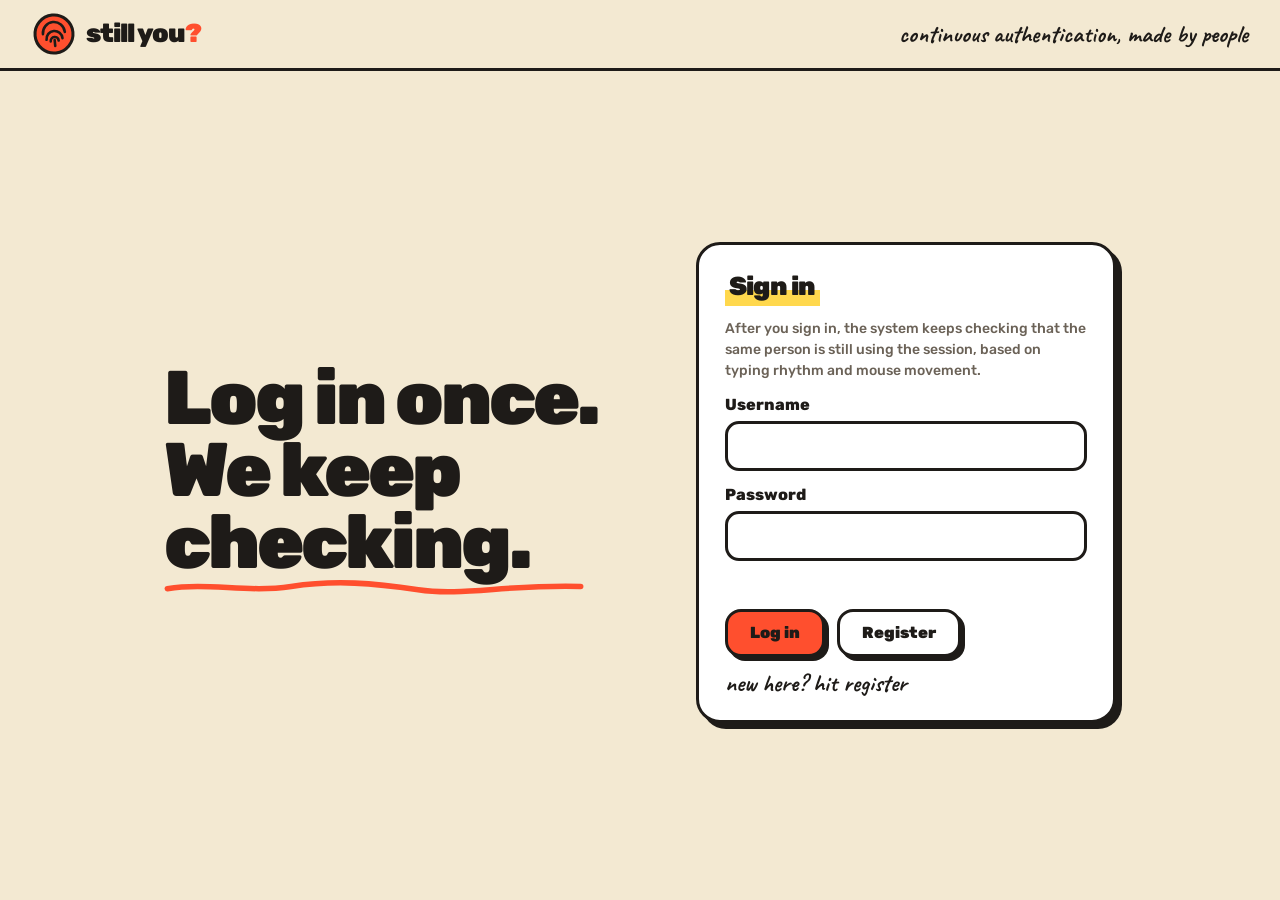
<file: frontend/index.html>
<!doctype html>
<html lang="en">
<head>
<meta charset="utf-8"><meta name="viewport" content="width=device-width, initial-scale=1">
<title>still you? — Sign in</title>
<link rel="preconnect" href="https://fonts.googleapis.com">
<link href="https://fonts.googleapis.com/css2?family=Rubik:wght@500;700;800;900&family=Caveat:wght@700&display=swap" rel="stylesheet">
<link rel="stylesheet" href="style.css">
</head>
<body class="fit">
<header><a class="logo" href="index.html"><svg width="44" height="44" viewBox="0 0 44 44" aria-hidden="true"><circle cx="22" cy="22" r="19" fill="#FF4F2E" stroke="#1E1B18" stroke-width="3"/><path d="M11 21a11 11 0 0 1 22 0M14 27a8 8 0 0 1 16 0M18 29a4 4 0 0 1 8 0M22 28v6" fill="none" stroke="#1E1B18" stroke-width="2.6" stroke-linecap="round"/></svg><b>still you<span>?</span></b></a><h1></h1><span class="hand">continuous authentication, made by people</span></header>
<main class="signin">
  <div>
    <p class="hero">Log in once.<br>We keep checking.</p>
    <svg aria-hidden="true" width="100%" height="18" style="max-width:420px" viewBox="0 0 760 30"><path d="M6 18 C 80 6, 150 26, 230 14 S 380 8, 460 20 S 620 10, 754 14" stroke="#FF4F2E" stroke-width="10" fill="none" stroke-linecap="round"/></svg>
  </div>
  <form class="card stack" id="form">
    <h2>Sign in</h2>
    <p class="muted" style="margin:0">After you sign in, the system keeps checking that the same person is still using the session, based on typing rhythm and mouse movement.</p>
    <label>Username <input id="u" autocomplete="username" required></label>
    <label>Password <input id="p" type="password" autocomplete="current-password" required></label>
    <p class="error" id="err" role="alert" style="margin:0"></p>
    <div class="row">
      <button type="submit">Log in</button>
      <button type="button" class="secondary" id="reg">Register</button>
      <span class="hand">new here? hit register</span>
    </div>
  </form>
</main>
<script>
const $ = id => document.getElementById(id);
const body = () => JSON.stringify({ username: $('u').value, password: $('p').value });
const post = (url) => fetch(url, { method: 'POST', headers: { 'Content-Type': 'application/json' }, body: body() });
const err = async r => { const j = await r.json(); return typeof j.detail === 'string' ? j.detail : 'Username: 3+ letters/digits, password: 6+ characters'; };

async function login() {
  const r = await post('/api/login');
  if (!r.ok) return $('err').textContent = await err(r);
  localStorage.token = (await r.json()).token;
  location.href = 'app.html';
}
$('form').onsubmit = e => { e.preventDefault(); login(); };
$('reg').onclick = async () => {
  const r = await post('/api/register');
  if (!r.ok) return $('err').textContent = await err(r);
  login();
};
</script>
</body>
</html>
</file>
<file: frontend/style.css>
/* "still you?" — hand-made zine look: kraft paper, ink marker, stickers with hard shadows */
:root { --bg:#F3E9D2; --card:#fff; --ink:#1E1B18; --muted:#6B6257; --line:#1E1B18;
  --ok:#7FE0B5; --warn:#FFD84D; --bad:#FF4F2E; --accent:#FF4F2E; --butter:#FFD84D; --mint:#7FE0B5; --sky:#8EC9FF;
  --hand:Caveat, cursive; }
* { box-sizing: border-box; }
body { margin:0; font:500 16px/1.5 Rubik, system-ui, sans-serif; background:var(--bg); color:var(--ink); }
a { color:var(--ink); font-weight:800; text-decoration-thickness:3px; text-underline-offset:4px; }
a:hover { text-decoration-color:var(--accent); }

header { display:flex; flex-wrap:wrap; align-items:center; gap:12px 16px; padding:16px 32px; border-bottom:3px solid var(--ink); }
header h1 { font-size:18px; font-weight:900; margin:0; flex:1; letter-spacing:-0.01em; }
.logo { display:inline-flex; align-items:center; gap:10px; text-decoration:none; }
.logo svg { flex:none; transform:rotate(-6deg); }
.logo b { font-size:26px; font-weight:900; letter-spacing:-0.04em; line-height:1; }
.logo b span { color:var(--accent); }
.hand { font-family:var(--hand); font-weight:700; font-size:24px; line-height:1.2; }

main { max-width:1040px; margin:36px auto; padding:0 20px; display:grid; gap:28px; }
.card { background:var(--card); border:3px solid var(--ink); border-radius:24px; padding:22px 26px; box-shadow:6px 6px 0 var(--ink); }
.card h2 { display:inline; font-size:26px; font-weight:900; letter-spacing:-0.03em; margin:0;
  background:linear-gradient(transparent 58%, var(--butter) 58%); padding:0 4px; }
.card h2 + * { margin-top:12px; }
.muted { color:var(--muted); font-size:14px; }

input, textarea, button { font:inherit; }
input, textarea { width:100%; padding:10px 12px; border:3px solid var(--ink); border-radius:14px; background:#fff; color:var(--ink); }
input:focus-visible, textarea:focus-visible, button:focus-visible, a:focus-visible { outline:3px solid var(--sky); outline-offset:2px; }
textarea { min-height:120px; resize:vertical; }
label { font-weight:800; }
button { min-height:48px; padding:0 22px; border:3px solid var(--ink); border-radius:16px; background:var(--accent); color:var(--ink);
  font-weight:900; cursor:pointer; box-shadow:4px 4px 0 var(--ink); transition:transform .08s, box-shadow .08s; }
button:active:not(:disabled) { transform:translate(4px, 4px); box-shadow:0 0 0 var(--ink); } /* pressed: shadow goes */
button.secondary { background:#fff; }
button:disabled { opacity:.5; cursor:not-allowed; }
.row { display:flex; flex-wrap:wrap; gap:12px; align-items:center; }

.chip { display:inline-block; padding:4px 12px; border:3px solid var(--ink); border-radius:12px; font-size:14px; font-weight:900;
  background:var(--butter); box-shadow:3px 3px 0 var(--ink); transform:rotate(-2deg); }
.chip:nth-of-type(2n) { background:var(--mint); transform:rotate(2deg); }
.chip.locked { background:var(--accent); }

.bar { height:22px; background:var(--bg); border:3px solid var(--ink); border-radius:12px; overflow:hidden; }
.bar > div { height:100%; width:0; background:var(--ok); border-right:3px solid var(--ink); transition:width .4s, background .4s; }

table { width:100%; border-collapse:collapse; }
th, td { text-align:left; padding:8px; border-bottom:2px dashed var(--ink); font-size:14px; }
th { font-weight:900; border-bottom-style:solid; }
.error { color:#C2290F; font-weight:800; min-height:1.5em; }

.chart-legend { display:flex; flex-wrap:wrap; gap:6px 18px; font-size:14px; margin-bottom:4px; }
.chart-legend i { display:inline-block; width:14px; height:14px; border:2px solid var(--ink); border-radius:4px; margin-right:6px; vertical-align:-2px; }
.chart-plot { position:relative; }
.chart-tip { position:absolute; pointer-events:none; background:#fff; color:var(--ink); font-size:13px; line-height:1.45;
  padding:8px 11px; border:3px solid var(--ink); border-radius:12px; box-shadow:4px 4px 0 var(--ink); min-width:150px; }
details summary { cursor:pointer; margin-top:8px; }
details table { margin-top:6px; }

/* one-screen layouts: the page never scrolls, zones keep fixed slots so updates don't push content around */
[hidden] { display:none !important; }
body.fit { height:100dvh; overflow:hidden; display:flex; flex-direction:column; }
body.fit > header { flex:none; padding-top:12px; padding-bottom:12px; }
body.fit > main { flex:1; min-height:0; width:100%; margin:0 auto; padding:20px 24px 26px; }
.stack { display:flex; flex-direction:column; gap:12px; }
.stack > h2 { align-self:flex-start; }
.stack > h2 + * { margin-top:0; }
label input { margin-top:4px; }

.signin { max-width:1000px; display:grid; grid-template-columns:minmax(0,1fr) minmax(0,420px); gap:48px; align-items:center; align-content:center; }
.hero { margin:0; font-size:clamp(40px, 6vw, 76px); font-weight:900; line-height:.95; letter-spacing:-.04em; }

@media (max-width:760px) {
  .signin { grid-template-columns:1fr; gap:16px; }
  .hero { font-size:36px; }
}
/* too small to fit everything: fall back to normal scrolling */
@media (max-width:700px), (max-height:520px) {
  body.fit.zoned { height:auto; overflow:visible; }
}
@media (max-height:560px) {
  body.fit:not(.zoned) { height:auto; overflow:visible; }
}
</file>
